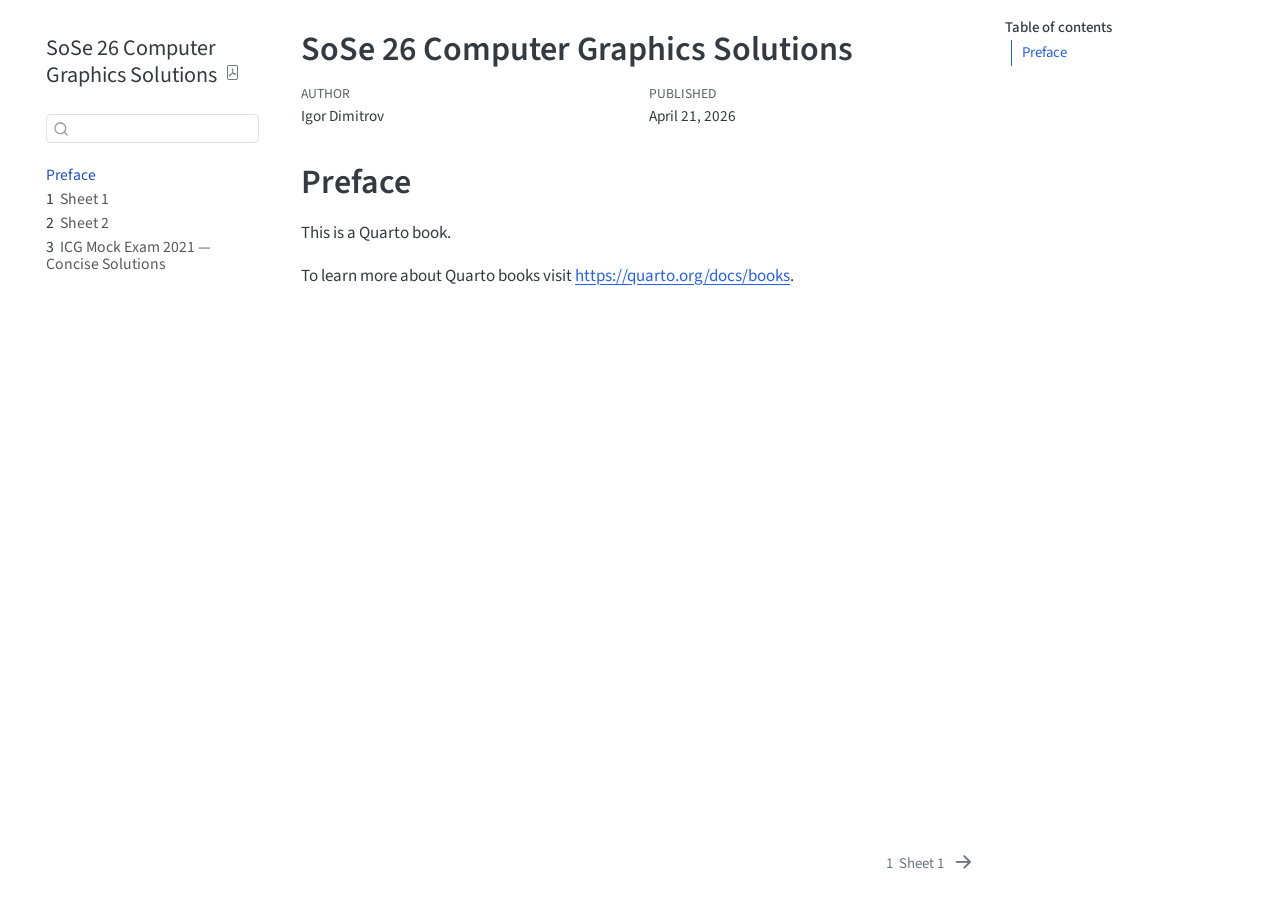
<file: index.html>
<!DOCTYPE html>
<html xmlns="http://www.w3.org/1999/xhtml" lang="en" xml:lang="en"><head>

<meta charset="utf-8">
<meta name="generator" content="quarto-1.9.37">

<meta name="viewport" content="width=device-width, initial-scale=1.0, user-scalable=yes">

<meta name="author" content="Igor Dimitrov">
<meta name="dcterms.date" content="2026-04-21">

<title>SoSe 26 Computer Graphics Solutions</title>
<style>
/* Default styles provided by pandoc.
** See https://pandoc.org/MANUAL.html#variables-for-html for config info.
*/
code{white-space: pre-wrap;}
span.smallcaps{font-variant: small-caps;}
div.columns{display: flex; gap: min(4vw, 1.5em);}
div.column{flex: auto; overflow-x: auto;}
div.hanging-indent{margin-left: 1.5em; text-indent: -1.5em;}
ul.task-list{list-style: none;}
ul.task-list li input[type="checkbox"] {
  width: 0.8em;
  margin: 0 0.8em 0.2em -1em; /* quarto-specific, see https://github.com/quarto-dev/quarto-cli/issues/4556 */ 
  vertical-align: middle;
}
</style>


<script src="site_libs/quarto-nav/quarto-nav.js"></script>
<script src="site_libs/quarto-nav/headroom.min.js"></script>
<script src="site_libs/clipboard/clipboard.min.js"></script>
<script src="site_libs/quarto-search/autocomplete.umd.js"></script>
<script src="site_libs/quarto-search/fuse.min.js"></script>
<script src="site_libs/quarto-search/quarto-search.js"></script>
<meta name="quarto:offset" content="./">
<link href="./01.html" rel="next">
<script src="site_libs/quarto-html/quarto.js" type="module"></script>
<script src="site_libs/quarto-html/tabsets/tabsets.js" type="module"></script>
<script src="site_libs/quarto-html/popper.min.js"></script>
<script src="site_libs/quarto-html/tippy.umd.min.js"></script>
<script src="site_libs/quarto-html/anchor.min.js"></script>
<link href="site_libs/quarto-html/tippy.css" rel="stylesheet">
<link href="site_libs/quarto-html/quarto-syntax-highlighting-7f8f88aac4f3542376d5c11b86a4c14d.css" rel="stylesheet" id="quarto-text-highlighting-styles">
<script src="site_libs/bootstrap/bootstrap.min.js"></script>
<link href="site_libs/bootstrap/bootstrap-icons.css" rel="stylesheet">
<link href="site_libs/bootstrap/bootstrap-251915186e5ac48a2a36efd978de2bb8.min.css" rel="stylesheet" append-hash="true" id="quarto-bootstrap" data-mode="light">
<script id="quarto-search-options" type="application/json">{
  "location": "sidebar",
  "copy-button": false,
  "collapse-after": 3,
  "panel-placement": "start",
  "type": "textbox",
  "limit": 50,
  "keyboard-shortcut": [
    "f",
    "/",
    "s"
  ],
  "show-item-context": false,
  "language": {
    "search-no-results-text": "No results",
    "search-matching-documents-text": "matching documents",
    "search-copy-link-title": "Copy link to search",
    "search-hide-matches-text": "Hide additional matches",
    "search-more-match-text": "more match in this document",
    "search-more-matches-text": "more matches in this document",
    "search-clear-button-title": "Clear",
    "search-text-placeholder": "",
    "search-detached-cancel-button-title": "Cancel",
    "search-submit-button-title": "Submit",
    "search-label": "Search"
  }
}</script>


</head>

<body class="nav-sidebar floating quarto-light">

<div id="quarto-search-results"></div>
  <header id="quarto-header" class="headroom fixed-top">
  <nav class="quarto-secondary-nav">
    <div class="container-fluid d-flex">
      <button type="button" class="quarto-btn-toggle btn" data-bs-toggle="collapse" role="button" data-bs-target=".quarto-sidebar-collapse-item" aria-controls="quarto-sidebar" aria-expanded="false" aria-label="Toggle sidebar navigation" onclick="if (window.quartoToggleHeadroom) { window.quartoToggleHeadroom(); }">
        <i class="bi bi-layout-text-sidebar-reverse"></i>
      </button>
        <nav class="quarto-page-breadcrumbs" aria-label="breadcrumb"><ol class="breadcrumb"><li class="breadcrumb-item"><a href="./index.html">Preface</a></li></ol></nav>
        <a class="flex-grow-1" role="navigation" data-bs-toggle="collapse" data-bs-target=".quarto-sidebar-collapse-item" aria-controls="quarto-sidebar" aria-expanded="false" aria-label="Toggle sidebar navigation" onclick="if (window.quartoToggleHeadroom) { window.quartoToggleHeadroom(); }">      
        </a>
      <button type="button" class="btn quarto-search-button" aria-label="Search" onclick="window.quartoOpenSearch();">
        <i class="bi bi-search"></i>
      </button>
    </div>
  </nav>
</header>
<!-- content -->
<div id="quarto-content" class="quarto-container page-columns page-rows-contents page-layout-article">
<!-- sidebar -->
  <nav id="quarto-sidebar" class="sidebar collapse collapse-horizontal quarto-sidebar-collapse-item sidebar-navigation floating overflow-auto">
    <div class="pt-lg-2 mt-2 text-left sidebar-header">
    <div class="sidebar-title mb-0 py-0">
      <a href="./">SoSe 26 Computer Graphics Solutions</a> 
        <div class="sidebar-tools-main">
    <a href="./SoSe-26-Computer-Graphics-Solutions.pdf" title="Download PDF" class="quarto-navigation-tool px-1" aria-label="Download PDF"><i class="bi bi-file-pdf"></i></a>
</div>
    </div>
      </div>
        <div class="mt-2 flex-shrink-0 align-items-center">
        <div class="sidebar-search">
        <div id="quarto-search" class="" title="Search"></div>
        </div>
        </div>
    <div class="sidebar-menu-container"> 
    <ul class="list-unstyled mt-1">
        <li class="sidebar-item">
  <div class="sidebar-item-container"> 
  <a href="./index.html" class="sidebar-item-text sidebar-link active">
 <span class="menu-text">Preface</span></a>
  </div>
</li>
        <li class="sidebar-item">
  <div class="sidebar-item-container"> 
  <a href="./01.html" class="sidebar-item-text sidebar-link">
 <span class="menu-text"><span class="chapter-number">1</span>&nbsp; <span class="chapter-title">Sheet 1</span></span></a>
  </div>
</li>
        <li class="sidebar-item">
  <div class="sidebar-item-container"> 
  <a href="./02.html" class="sidebar-item-text sidebar-link">
 <span class="menu-text"><span class="chapter-number">2</span>&nbsp; <span class="chapter-title">Sheet 2</span></span></a>
  </div>
</li>
        <li class="sidebar-item">
  <div class="sidebar-item-container"> 
  <a href="./exam/2021.html" class="sidebar-item-text sidebar-link">
 <span class="menu-text"><span class="chapter-number">3</span>&nbsp; <span class="chapter-title">ICG Mock Exam 2021 — Concise Solutions</span></span></a>
  </div>
</li>
    </ul>
    </div>
</nav>
<div id="quarto-sidebar-glass" class="quarto-sidebar-collapse-item" data-bs-toggle="collapse" data-bs-target=".quarto-sidebar-collapse-item"></div>
<!-- margin-sidebar -->
    <div id="quarto-margin-sidebar" class="sidebar margin-sidebar">
        <nav id="TOC" role="doc-toc" class="toc-active">
    <h2 id="toc-title">Table of contents</h2>
   
  <ul>
  <li><a href="#preface" id="toc-preface" class="nav-link active" data-scroll-target="#preface">Preface</a></li>
  </ul>
</nav>
    </div>
<!-- main -->
<main class="content" id="quarto-document-content">

<header id="title-block-header" class="quarto-title-block default">
<div class="quarto-title">
<h1 class="title">SoSe 26 Computer Graphics Solutions</h1>
</div>



<div class="quarto-title-meta">

    <div>
    <div class="quarto-title-meta-heading">Author</div>
    <div class="quarto-title-meta-contents">
             <p>Igor Dimitrov </p>
          </div>
  </div>
    
    <div>
    <div class="quarto-title-meta-heading">Published</div>
    <div class="quarto-title-meta-contents">
      <p class="date">April 21, 2026</p>
    </div>
  </div>
  
    
  </div>
  


</header>


<section id="preface" class="level1 unnumbered">
<h1 class="unnumbered">Preface</h1>
<p>This is a Quarto book.</p>
<p>To learn more about Quarto books visit <a href="https://quarto.org/docs/books" class="uri">https://quarto.org/docs/books</a>.</p>


</section>

</main> <!-- /main -->
<script id="quarto-html-after-body" type="application/javascript">
  window.document.addEventListener("DOMContentLoaded", function (event) {
    const icon = "";
    const anchorJS = new window.AnchorJS();
    anchorJS.options = {
      placement: 'right',
      icon: icon
    };
    anchorJS.add('.anchored');
    const isCodeAnnotation = (el) => {
      for (const clz of el.classList) {
        if (clz.startsWith('code-annotation-')) {                     
          return true;
        }
      }
      return false;
    }
    const onCopySuccess = function(e) {
      // button target
      const button = e.trigger;
      // don't keep focus
      button.blur();
      // flash "checked"
      button.classList.add('code-copy-button-checked');
      var currentTitle = button.getAttribute("title");
      button.setAttribute("title", "Copied!");
      let tooltip;
      if (window.bootstrap) {
        button.setAttribute("data-bs-toggle", "tooltip");
        button.setAttribute("data-bs-placement", "left");
        button.setAttribute("data-bs-title", "Copied!");
        tooltip = new bootstrap.Tooltip(button, 
          { trigger: "manual", 
            customClass: "code-copy-button-tooltip",
            offset: [0, -8]});
        tooltip.show();    
      }
      setTimeout(function() {
        if (tooltip) {
          tooltip.hide();
          button.removeAttribute("data-bs-title");
          button.removeAttribute("data-bs-toggle");
          button.removeAttribute("data-bs-placement");
        }
        button.setAttribute("title", currentTitle);
        button.classList.remove('code-copy-button-checked');
      }, 1000);
      // clear code selection
      e.clearSelection();
    }
    const getTextToCopy = function(trigger) {
      const outerScaffold = trigger.parentElement.cloneNode(true);
      const codeEl = outerScaffold.querySelector('code');
      for (const childEl of codeEl.children) {
        if (isCodeAnnotation(childEl)) {
          childEl.remove();
        }
      }
      return codeEl.innerText;
    }
    const clipboard = new window.ClipboardJS('.code-copy-button:not([data-in-quarto-modal])', {
      text: getTextToCopy
    });
    clipboard.on('success', onCopySuccess);
    if (window.document.getElementById('quarto-embedded-source-code-modal')) {
      const clipboardModal = new window.ClipboardJS('.code-copy-button[data-in-quarto-modal]', {
        text: getTextToCopy,
        container: window.document.getElementById('quarto-embedded-source-code-modal')
      });
      clipboardModal.on('success', onCopySuccess);
    }
      var localhostRegex = new RegExp(/^(?:http|https):\/\/localhost\:?[0-9]*\//);
      var mailtoRegex = new RegExp(/^mailto:/);
        var filterRegex = new RegExp('/' + window.location.host + '/');
      var isInternal = (href) => {
          return filterRegex.test(href) || localhostRegex.test(href) || mailtoRegex.test(href);
      }
      // Inspect non-navigation links and adorn them if external
     var links = window.document.querySelectorAll('a[href]:not(.nav-link):not(.navbar-brand):not(.toc-action):not(.sidebar-link):not(.sidebar-item-toggle):not(.pagination-link):not(.no-external):not([aria-hidden]):not(.dropdown-item):not(.quarto-navigation-tool):not(.about-link)');
      for (var i=0; i<links.length; i++) {
        const link = links[i];
        if (!isInternal(link.href)) {
          // undo the damage that might have been done by quarto-nav.js in the case of
          // links that we want to consider external
          if (link.dataset.originalHref !== undefined) {
            link.href = link.dataset.originalHref;
          }
        }
      }
    function tippyHover(el, contentFn, onTriggerFn, onUntriggerFn) {
      const config = {
        allowHTML: true,
        maxWidth: 500,
        delay: 100,
        arrow: false,
        appendTo: function(el) {
            return el.parentElement;
        },
        interactive: true,
        interactiveBorder: 10,
        theme: 'quarto',
        placement: 'bottom-start',
      };
      if (contentFn) {
        config.content = contentFn;
      }
      if (onTriggerFn) {
        config.onTrigger = onTriggerFn;
      }
      if (onUntriggerFn) {
        config.onUntrigger = onUntriggerFn;
      }
      window.tippy(el, config); 
    }
    const noterefs = window.document.querySelectorAll('a[role="doc-noteref"]');
    for (var i=0; i<noterefs.length; i++) {
      const ref = noterefs[i];
      tippyHover(ref, function() {
        // use id or data attribute instead here
        let href = ref.getAttribute('data-footnote-href') || ref.getAttribute('href');
        try { href = new URL(href).hash; } catch {}
        const id = href.replace(/^#\/?/, "");
        const note = window.document.getElementById(id);
        if (note) {
          return note.innerHTML;
        } else {
          return "";
        }
      });
    }
    const xrefs = window.document.querySelectorAll('a.quarto-xref');
    const processXRef = (id, note) => {
      // Strip column container classes
      const stripColumnClz = (el) => {
        el.classList.remove("page-full", "page-columns");
        if (el.children) {
          for (const child of el.children) {
            stripColumnClz(child);
          }
        }
      }
      stripColumnClz(note)
      if (id === null || id.startsWith('sec-')) {
        // Special case sections, only their first couple elements
        const container = document.createElement("div");
        if (note.children && note.children.length > 2) {
          container.appendChild(note.children[0].cloneNode(true));
          for (let i = 1; i < note.children.length; i++) {
            const child = note.children[i];
            if (child.tagName === "P" && child.innerText === "") {
              continue;
            } else {
              container.appendChild(child.cloneNode(true));
              break;
            }
          }
          if (window.Quarto?.typesetMath) {
            window.Quarto.typesetMath(container);
          }
          return container.innerHTML
        } else {
          if (window.Quarto?.typesetMath) {
            window.Quarto.typesetMath(note);
          }
          return note.innerHTML;
        }
      } else {
        // Remove any anchor links if they are present
        const anchorLink = note.querySelector('a.anchorjs-link');
        if (anchorLink) {
          anchorLink.remove();
        }
        if (window.Quarto?.typesetMath) {
          window.Quarto.typesetMath(note);
        }
        if (note.classList.contains("callout")) {
          return note.outerHTML;
        } else {
          return note.innerHTML;
        }
      }
    }
    for (var i=0; i<xrefs.length; i++) {
      const xref = xrefs[i];
      tippyHover(xref, undefined, function(instance) {
        instance.disable();
        let url = xref.getAttribute('href');
        let hash = undefined; 
        if (url.startsWith('#')) {
          hash = url;
        } else {
          try { hash = new URL(url).hash; } catch {}
        }
        if (hash) {
          const id = hash.replace(/^#\/?/, "");
          const note = window.document.getElementById(id);
          if (note !== null) {
            try {
              const html = processXRef(id, note.cloneNode(true));
              instance.setContent(html);
            } finally {
              instance.enable();
              instance.show();
            }
          } else {
            // See if we can fetch this
            fetch(url.split('#')[0])
            .then(res => res.text())
            .then(html => {
              const parser = new DOMParser();
              const htmlDoc = parser.parseFromString(html, "text/html");
              const note = htmlDoc.getElementById(id);
              if (note !== null) {
                const html = processXRef(id, note);
                instance.setContent(html);
              } 
            }).finally(() => {
              instance.enable();
              instance.show();
            });
          }
        } else {
          // See if we can fetch a full url (with no hash to target)
          // This is a special case and we should probably do some content thinning / targeting
          fetch(url)
          .then(res => res.text())
          .then(html => {
            const parser = new DOMParser();
            const htmlDoc = parser.parseFromString(html, "text/html");
            const note = htmlDoc.querySelector('main.content');
            if (note !== null) {
              // This should only happen for chapter cross references
              // (since there is no id in the URL)
              // remove the first header
              if (note.children.length > 0 && note.children[0].tagName === "HEADER") {
                note.children[0].remove();
              }
              const html = processXRef(null, note);
              instance.setContent(html);
            } 
          }).finally(() => {
            instance.enable();
            instance.show();
          });
        }
      }, function(instance) {
      });
    }
        let selectedAnnoteEl;
        const selectorForAnnotation = ( cell, annotation) => {
          let cellAttr = 'data-code-cell="' + cell + '"';
          let lineAttr = 'data-code-annotation="' +  annotation + '"';
          const selector = 'span[' + cellAttr + '][' + lineAttr + ']';
          return selector;
        }
        const selectCodeLines = (annoteEl) => {
          const doc = window.document;
          const targetCell = annoteEl.getAttribute("data-target-cell");
          const targetAnnotation = annoteEl.getAttribute("data-target-annotation");
          const annoteSpan = window.document.querySelector(selectorForAnnotation(targetCell, targetAnnotation));
          const lines = annoteSpan.getAttribute("data-code-lines").split(",");
          const lineIds = lines.map((line) => {
            return targetCell + "-" + line;
          })
          let top = null;
          let height = null;
          let parent = null;
          if (lineIds.length > 0) {
              //compute the position of the single el (top and bottom and make a div)
              const el = window.document.getElementById(lineIds[0]);
              top = el.offsetTop;
              height = el.offsetHeight;
              parent = el.parentElement.parentElement;
            if (lineIds.length > 1) {
              const lastEl = window.document.getElementById(lineIds[lineIds.length - 1]);
              const bottom = lastEl.offsetTop + lastEl.offsetHeight;
              height = bottom - top;
            }
            if (top !== null && height !== null && parent !== null) {
              // cook up a div (if necessary) and position it 
              let div = window.document.getElementById("code-annotation-line-highlight");
              if (div === null) {
                div = window.document.createElement("div");
                div.setAttribute("id", "code-annotation-line-highlight");
                div.style.position = 'absolute';
                parent.appendChild(div);
              }
              div.style.top = top - 2 + "px";
              div.style.height = height + 4 + "px";
              div.style.left = 0;
              let gutterDiv = window.document.getElementById("code-annotation-line-highlight-gutter");
              if (gutterDiv === null) {
                gutterDiv = window.document.createElement("div");
                gutterDiv.setAttribute("id", "code-annotation-line-highlight-gutter");
                gutterDiv.style.position = 'absolute';
                const codeCell = window.document.getElementById(targetCell);
                const gutter = codeCell.querySelector('.code-annotation-gutter');
                gutter.appendChild(gutterDiv);
              }
              gutterDiv.style.top = top - 2 + "px";
              gutterDiv.style.height = height + 4 + "px";
            }
            selectedAnnoteEl = annoteEl;
          }
        };
        const unselectCodeLines = () => {
          const elementsIds = ["code-annotation-line-highlight", "code-annotation-line-highlight-gutter"];
          elementsIds.forEach((elId) => {
            const div = window.document.getElementById(elId);
            if (div) {
              div.remove();
            }
          });
          selectedAnnoteEl = undefined;
        };
          // Handle positioning of the toggle
      window.addEventListener(
        "resize",
        throttle(() => {
          elRect = undefined;
          if (selectedAnnoteEl) {
            selectCodeLines(selectedAnnoteEl);
          }
        }, 10)
      );
      function throttle(fn, ms) {
      let throttle = false;
      let timer;
        return (...args) => {
          if(!throttle) { // first call gets through
              fn.apply(this, args);
              throttle = true;
          } else { // all the others get throttled
              if(timer) clearTimeout(timer); // cancel #2
              timer = setTimeout(() => {
                fn.apply(this, args);
                timer = throttle = false;
              }, ms);
          }
        };
      }
        // Attach click handler to the DT
        const annoteDls = window.document.querySelectorAll('dt[data-target-cell]');
        for (const annoteDlNode of annoteDls) {
          annoteDlNode.addEventListener('click', (event) => {
            const clickedEl = event.target;
            if (clickedEl !== selectedAnnoteEl) {
              unselectCodeLines();
              const activeEl = window.document.querySelector('dt[data-target-cell].code-annotation-active');
              if (activeEl) {
                activeEl.classList.remove('code-annotation-active');
              }
              selectCodeLines(clickedEl);
              clickedEl.classList.add('code-annotation-active');
            } else {
              // Unselect the line
              unselectCodeLines();
              clickedEl.classList.remove('code-annotation-active');
            }
          });
        }
    const findCites = (el) => {
      const parentEl = el.parentElement;
      if (parentEl) {
        const cites = parentEl.dataset.cites;
        if (cites) {
          return {
            el,
            cites: cites.split(' ')
          };
        } else {
          return findCites(el.parentElement)
        }
      } else {
        return undefined;
      }
    };
    var bibliorefs = window.document.querySelectorAll('a[role="doc-biblioref"]');
    for (var i=0; i<bibliorefs.length; i++) {
      const ref = bibliorefs[i];
      const citeInfo = findCites(ref);
      if (citeInfo) {
        tippyHover(citeInfo.el, function() {
          var popup = window.document.createElement('div');
          citeInfo.cites.forEach(function(cite) {
            var citeDiv = window.document.createElement('div');
            citeDiv.classList.add('hanging-indent');
            citeDiv.classList.add('csl-entry');
            var biblioDiv = window.document.getElementById('ref-' + cite);
            if (biblioDiv) {
              citeDiv.innerHTML = biblioDiv.innerHTML;
            }
            popup.appendChild(citeDiv);
          });
          return popup.innerHTML;
        });
      }
    }
  });
  </script>
<nav class="page-navigation">
  <div class="nav-page nav-page-previous">
  </div>
  <div class="nav-page nav-page-next">
      <a href="./01.html" class="pagination-link" aria-label="Sheet 1">
        <span class="nav-page-text"><span class="chapter-number">1</span>&nbsp; <span class="chapter-title">Sheet 1</span></span> <i class="bi bi-arrow-right-short"></i>
      </a>
  </div>
</nav>
</div> <!-- /content -->




</body></html>
</file>
<file: site_libs/quarto-html/tippy.css>
.tippy-box[data-animation=fade][data-state=hidden]{opacity:0}[data-tippy-root]{max-width:calc(100vw - 10px)}.tippy-box{position:relative;background-color:#333;color:#fff;border-radius:4px;font-size:14px;line-height:1.4;white-space:normal;outline:0;transition-property:transform,visibility,opacity}.tippy-box[data-placement^=top]>.tippy-arrow{bottom:0}.tippy-box[data-placement^=top]>.tippy-arrow:before{bottom:-7px;left:0;border-width:8px 8px 0;border-top-color:initial;transform-origin:center top}.tippy-box[data-placement^=bottom]>.tippy-arrow{top:0}.tippy-box[data-placement^=bottom]>.tippy-arrow:before{top:-7px;left:0;border-width:0 8px 8px;border-bottom-color:initial;transform-origin:center bottom}.tippy-box[data-placement^=left]>.tippy-arrow{right:0}.tippy-box[data-placement^=left]>.tippy-arrow:before{border-width:8px 0 8px 8px;border-left-color:initial;right:-7px;transform-origin:center left}.tippy-box[data-placement^=right]>.tippy-arrow{left:0}.tippy-box[data-placement^=right]>.tippy-arrow:before{left:-7px;border-width:8px 8px 8px 0;border-right-color:initial;transform-origin:center right}.tippy-box[data-inertia][data-state=visible]{transition-timing-function:cubic-bezier(.54,1.5,.38,1.11)}.tippy-arrow{width:16px;height:16px;color:#333}.tippy-arrow:before{content:"";position:absolute;border-color:transparent;border-style:solid}.tippy-content{position:relative;padding:5px 9px;z-index:1}
</file>
<file: site_libs/quarto-html/quarto-syntax-highlighting-7f8f88aac4f3542376d5c11b86a4c14d.css>
/* quarto syntax highlight colors */
:root {
  --quarto-hl-ot-color: #003B4F;
  --quarto-hl-at-color: #657422;
  --quarto-hl-ss-color: #20794D;
  --quarto-hl-an-color: #5E5E5E;
  --quarto-hl-fu-color: #4758AB;
  --quarto-hl-st-color: #20794D;
  --quarto-hl-cf-color: #003B4F;
  --quarto-hl-op-color: #5E5E5E;
  --quarto-hl-er-color: #AD0000;
  --quarto-hl-bn-color: #AD0000;
  --quarto-hl-al-color: #AD0000;
  --quarto-hl-va-color: #111111;
  --quarto-hl-bu-color: inherit;
  --quarto-hl-ex-color: inherit;
  --quarto-hl-pp-color: #AD0000;
  --quarto-hl-in-color: #5E5E5E;
  --quarto-hl-vs-color: #20794D;
  --quarto-hl-wa-color: #5E5E5E;
  --quarto-hl-do-color: #5E5E5E;
  --quarto-hl-im-color: #00769E;
  --quarto-hl-ch-color: #20794D;
  --quarto-hl-dt-color: #AD0000;
  --quarto-hl-fl-color: #AD0000;
  --quarto-hl-co-color: #5E5E5E;
  --quarto-hl-cv-color: #5E5E5E;
  --quarto-hl-cn-color: #8f5902;
  --quarto-hl-sc-color: #5E5E5E;
  --quarto-hl-dv-color: #AD0000;
  --quarto-hl-kw-color: #003B4F;
}

/* other quarto variables */
:root {
  --quarto-font-monospace: SFMono-Regular, Menlo, Monaco, Consolas, "Liberation Mono", "Courier New", monospace;
}

/* syntax highlight based on Pandoc's rules */
pre > code.sourceCode > span {
  color: #003B4F;
}

code.sourceCode > span {
  color: #003B4F;
}

div.sourceCode,
div.sourceCode pre.sourceCode {
  color: #003B4F;
}

/* Normal */
code span {
  color: #003B4F;
}

/* Alert */
code span.al {
  color: #AD0000;
  font-style: inherit;
}

/* Annotation */
code span.an {
  color: #5E5E5E;
  font-style: inherit;
}

/* Attribute */
code span.at {
  color: #657422;
  font-style: inherit;
}

/* BaseN */
code span.bn {
  color: #AD0000;
  font-style: inherit;
}

/* BuiltIn */
code span.bu {
  font-style: inherit;
}

/* ControlFlow */
code span.cf {
  color: #003B4F;
  font-weight: bold;
  font-style: inherit;
}

/* Char */
code span.ch {
  color: #20794D;
  font-style: inherit;
}

/* Constant */
code span.cn {
  color: #8f5902;
  font-style: inherit;
}

/* Comment */
code span.co {
  color: #5E5E5E;
  font-style: inherit;
}

/* CommentVar */
code span.cv {
  color: #5E5E5E;
  font-style: italic;
}

/* Documentation */
code span.do {
  color: #5E5E5E;
  font-style: italic;
}

/* DataType */
code span.dt {
  color: #AD0000;
  font-style: inherit;
}

/* DecVal */
code span.dv {
  color: #AD0000;
  font-style: inherit;
}

/* Error */
code span.er {
  color: #AD0000;
  font-style: inherit;
}

/* Extension */
code span.ex {
  font-style: inherit;
}

/* Float */
code span.fl {
  color: #AD0000;
  font-style: inherit;
}

/* Function */
code span.fu {
  color: #4758AB;
  font-style: inherit;
}

/* Import */
code span.im {
  color: #00769E;
  font-style: inherit;
}

/* Information */
code span.in {
  color: #5E5E5E;
  font-style: inherit;
}

/* Keyword */
code span.kw {
  color: #003B4F;
  font-weight: bold;
  font-style: inherit;
}

/* Operator */
code span.op {
  color: #5E5E5E;
  font-style: inherit;
}

/* Other */
code span.ot {
  color: #003B4F;
  font-style: inherit;
}

/* Preprocessor */
code span.pp {
  color: #AD0000;
  font-style: inherit;
}

/* SpecialChar */
code span.sc {
  color: #5E5E5E;
  font-style: inherit;
}

/* SpecialString */
code span.ss {
  color: #20794D;
  font-style: inherit;
}

/* String */
code span.st {
  color: #20794D;
  font-style: inherit;
}

/* Variable */
code span.va {
  color: #111111;
  font-style: inherit;
}

/* VerbatimString */
code span.vs {
  color: #20794D;
  font-style: inherit;
}

/* Warning */
code span.wa {
  color: #5E5E5E;
  font-style: italic;
}

.prevent-inlining {
  content: "</";
}

/*# sourceMappingURL=789ad8cd35626ba772517505b42a116e.css.map */
</file>
